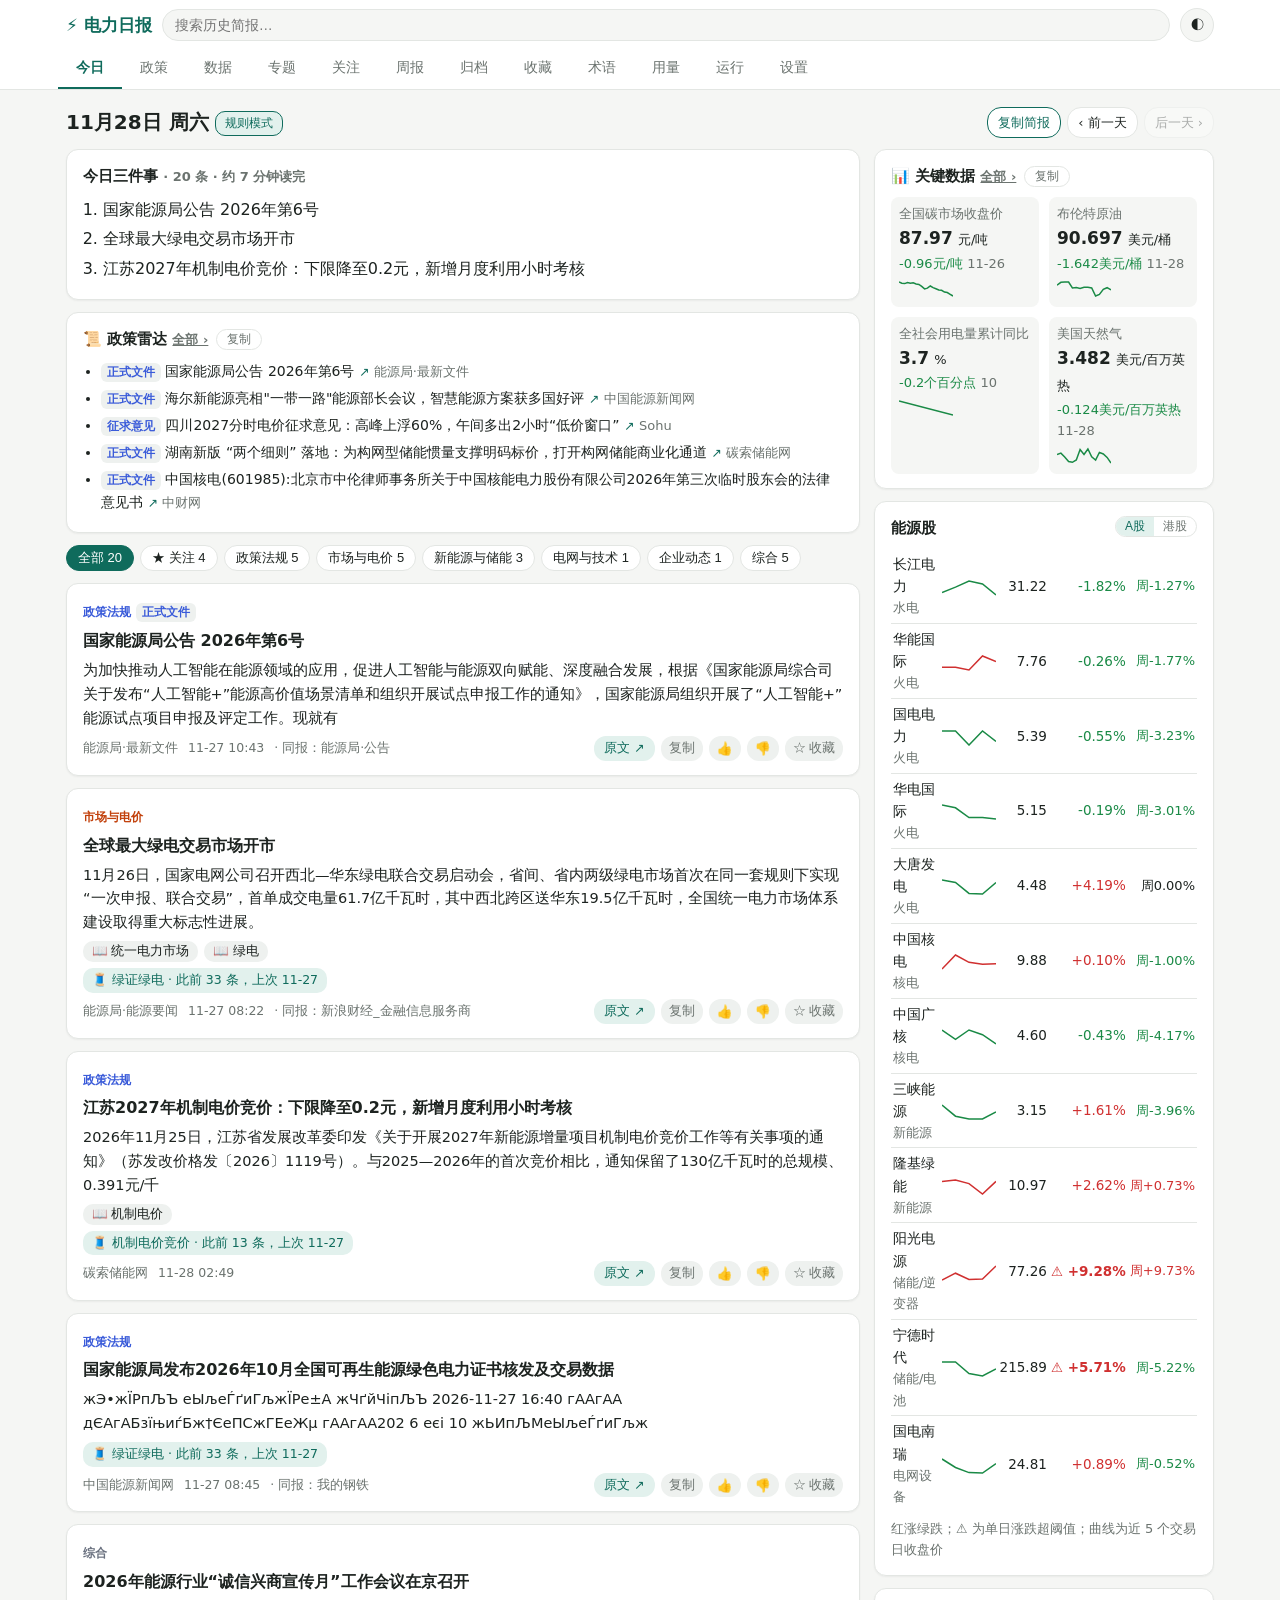
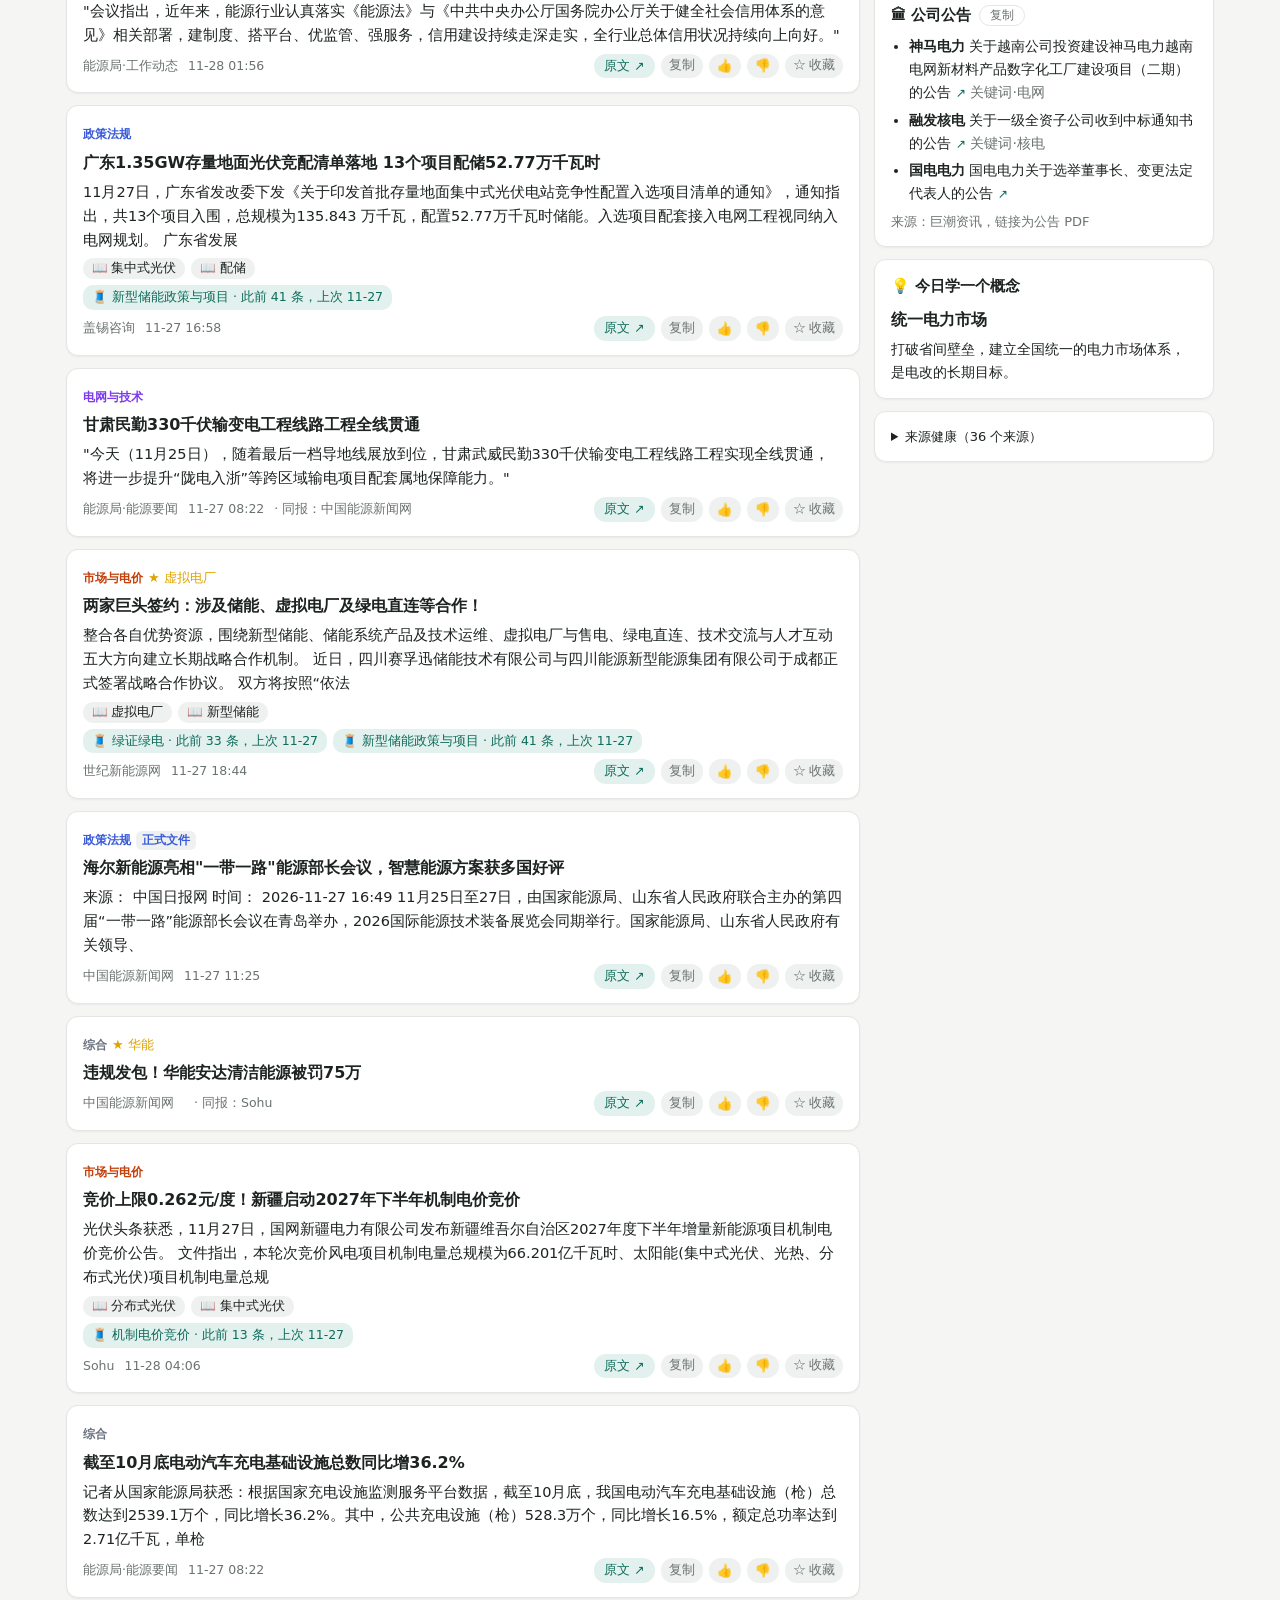
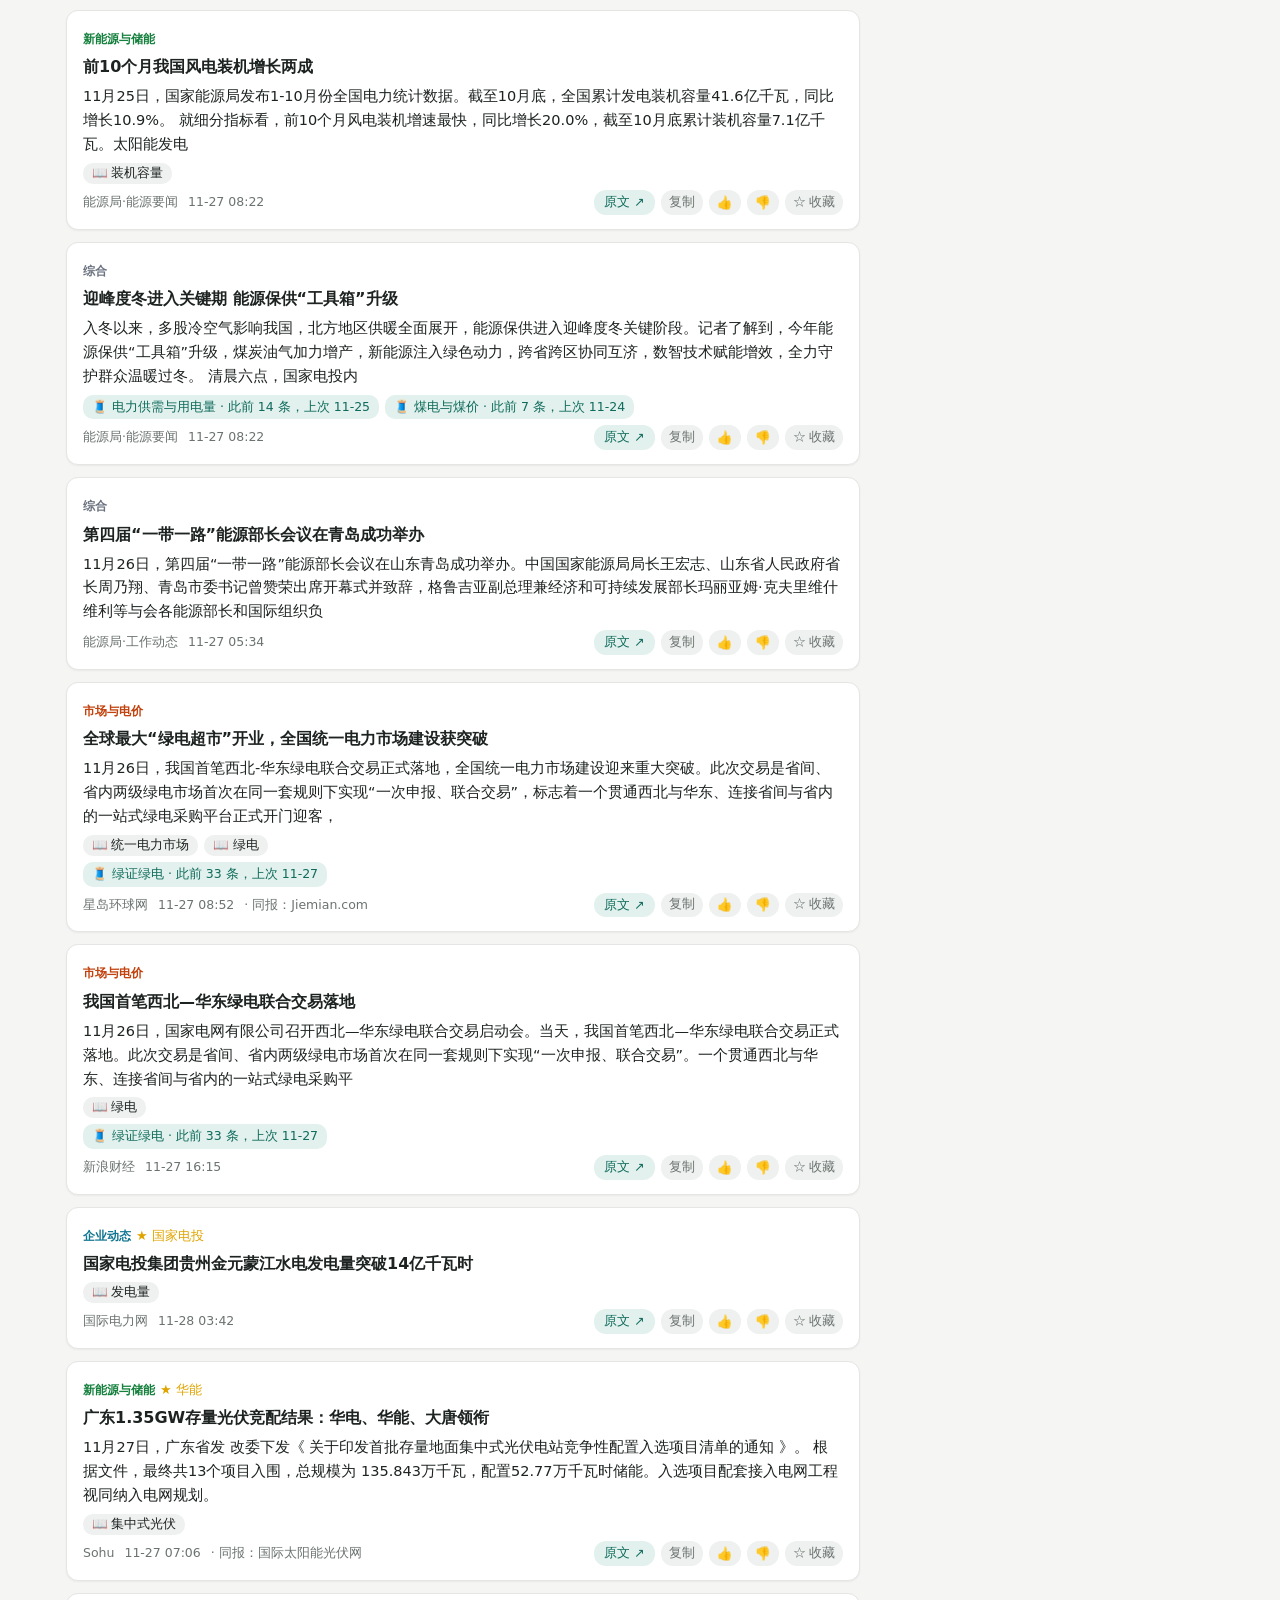
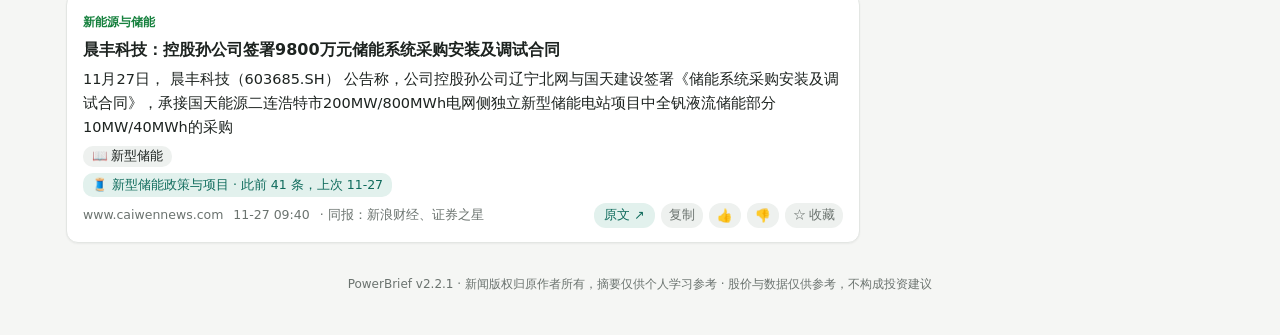
<file: docs/index.html>
<!doctype html>
<html lang="zh-CN">
<head>
<meta charset="utf-8">
<meta name="viewport" content="width=device-width, initial-scale=1, viewport-fit=cover">
<meta name="theme-color" content="#0f6b5c">
<title>电力日报</title>
<link rel="manifest" href="manifest.webmanifest">
<link rel="icon" href="icon.svg" type="image/svg+xml">
<link rel="apple-touch-icon" href="icon.svg">
<link rel="stylesheet" href="style.css?v=2.2.1">
</head>
<body>
<header class="top">
  <div class="top-inner">
    <a class="brand" href="#/">⚡ 电力日报</a>
    <form class="search" id="searchForm" role="search">
      <input id="searchInput" type="search" placeholder="搜索历史简报…" aria-label="搜索">
    </form>
    <button class="icon-btn" id="themeBtn" title="切换深浅色" aria-label="切换深浅色">◐</button>
  </div>
  <nav class="tabs" id="tabs">
    <a href="#/" data-tab="day">今日</a>
    <a href="#/policy" data-tab="policy">政策</a>
    <a href="#/data" data-tab="data">数据</a>
    <a href="#/topics" data-tab="topics">专题</a>
    <a href="#/watch" data-tab="watch">关注</a>
    <a href="#/report" data-tab="report">周报</a>
    <a href="#/archive" data-tab="archive">归档</a>
    <a href="#/stars" data-tab="stars">收藏</a>
    <a href="#/glossary" data-tab="glossary">术语</a>
    <a href="#/usage" data-tab="usage">用量</a>
    <a href="#/run" data-tab="run">运行</a>
    <a href="#/settings" data-tab="settings">设置</a>
  </nav>
</header>
<main id="app" class="wrap"><p class="muted center">加载中…</p></main>
<footer class="foot wrap" id="foot"></footer>
<script src="app.js?v=2.2.1"></script>
<script src="manage.js?v=2.2.1"></script>
<script src="extra.js?v=2.2.1"></script>
</body>
</html>
</file>
<file: docs/style.css>
:root {
  --bg: #f5f6f4; --card: #ffffff; --ink: #1d2320; --muted: #6b736f; --line: #e3e6e3;
  --accent: #0f6b5c; --accent-soft: #e2f1ed; --up: #d03030; --down: #1a8a46; --warn: #b26a00;
  --star: #e0a400; --chip: #eef1ef; --shadow: 0 1px 2px rgba(0,0,0,.05);
  --c-policy: #3a5bd9; --c-market: #c2410c; --c-renew: #15803d; --c-grid: #7c3aed;
  --c-corp: #0e7490; --c-intl: #64748b; --c-misc: #6b7280;
}
@media (prefers-color-scheme: dark) {
  :root:not([data-theme="light"]) {
    --bg: #121615; --card: #1b201e; --ink: #e6ebe8; --muted: #9aa49f; --line: #2b322f;
    --accent: #3fb59c; --accent-soft: #1d3330; --up: #f06060; --down: #3cc472; --warn: #e0a040;
    --chip: #252b29; --shadow: none;
  }
}
:root[data-theme="dark"] {
  --bg: #121615; --card: #1b201e; --ink: #e6ebe8; --muted: #9aa49f; --line: #2b322f;
  --accent: #3fb59c; --accent-soft: #1d3330; --up: #f06060; --down: #3cc472; --warn: #e0a040;
  --chip: #252b29; --shadow: none;
}
* { box-sizing: border-box; }
html { -webkit-text-size-adjust: 100%; }
body { margin: 0; background: var(--bg); color: var(--ink); font: 16px/1.65 -apple-system, "PingFang SC",
  "Microsoft YaHei", "Noto Sans SC", system-ui, sans-serif; }
a { color: inherit; }
.wrap { max-width: 1180px; margin: 0 auto; padding: 0 16px; }
.muted { color: var(--muted); } .center { text-align: center; } .small { font-size: 13px; }

/* 顶栏 */
.top { position: sticky; top: 0; z-index: 10; background: var(--card); border-bottom: 1px solid var(--line); }
.top-inner { max-width: 1180px; margin: 0 auto; padding: 8px 16px; display: flex; gap: 10px; align-items: center; }
.brand { font-weight: 700; text-decoration: none; color: var(--accent); white-space: nowrap; font-size: 17px; }
.search { flex: 1; min-width: 0; }
.search input { width: 100%; padding: 7px 12px; border: 1px solid var(--line); border-radius: 18px;
  background: var(--bg); color: var(--ink); font-size: 14px; }
.icon-btn { border: 1px solid var(--line); background: var(--bg); color: var(--ink); border-radius: 50%;
  width: 34px; height: 34px; cursor: pointer; flex: none; }
.tabs { max-width: 1180px; margin: 0 auto; display: flex; padding: 0 8px; }
.tabs a { flex: 1; text-align: center; padding: 6px 0 8px; text-decoration: none; color: var(--muted);
  font-size: 14px; border-bottom: 2px solid transparent; }
.tabs a.on { color: var(--accent); border-color: var(--accent); font-weight: 600; }
@media (min-width: 900px) { .tabs { justify-content: flex-start; } .tabs a { flex: none; padding: 6px 18px 8px; } }

/* 日期头 */
.dayhead { display: flex; align-items: center; justify-content: space-between; gap: 8px; margin: 16px 0 10px; }
.dayhead h1 { font-size: 20px; margin: 0; min-width: 0; }
.dayhead .nav { white-space: nowrap; flex: none; }
.dayhead .nav a { text-decoration: none; padding: 4px 10px; border: 1px solid var(--line); border-radius: 14px;
  font-size: 13px; background: var(--card); }
.dayhead .nav a.off { opacity: .35; pointer-events: none; }
.badge { display: inline-block; font-size: 12px; padding: 1px 8px; border-radius: 10px; background: var(--accent-soft);
  color: var(--accent); margin-left: 6px; vertical-align: middle; font-weight: 500; }

/* 版式：桌面两栏 */
.grid { display: grid; gap: 14px; }
@media (min-width: 960px) { .grid { grid-template-columns: minmax(0, 1fr) 340px; align-items: start; }
  .side { position: sticky; top: 100px; } }
.card { background: var(--card); border: 1px solid var(--line); border-radius: 12px; padding: 14px 16px;
  box-shadow: var(--shadow); margin-bottom: 12px; }
.card h2 { font-size: 15px; margin: 0 0 8px; }
.hl ol { margin: 0; padding-left: 20px; } .hl li { margin: 3px 0; }

/* 分类筛选 */
.chips { display: flex; gap: 6px; overflow-x: auto; padding-bottom: 4px; margin-bottom: 8px; scrollbar-width: none; }
.chip { flex: none; border: 1px solid var(--line); background: var(--card); color: var(--ink); border-radius: 14px;
  padding: 3px 11px; font-size: 13px; cursor: pointer; }
.chip.on { background: var(--accent); color: #fff; border-color: var(--accent); }

/* 新闻卡片 */
.item { position: relative; }
.item .cat { font-size: 12px; font-weight: 600; }
.item h3 { font-size: 16px; line-height: 1.5; margin: 4px 0 6px; }
.item h3 a { text-decoration: none; } .item h3 a:hover { text-decoration: underline; }
.item.read h3 a { color: var(--muted); }
.item p { margin: 4px 0; font-size: 14.5px; }
.item .why { color: var(--accent); }
.item .meta { display: flex; flex-wrap: wrap; gap: 4px 10px; align-items: center; font-size: 12.5px; color: var(--muted); margin-top: 6px; }
.item .acts { margin-left: auto; display: flex; gap: 6px; }
.item .acts button { border: none; background: var(--chip); color: var(--muted); border-radius: 12px; padding: 2px 10px;
  font-size: 12.5px; cursor: pointer; }
.item .acts button.on { color: var(--star); font-weight: 600; }
.terms { display: flex; flex-wrap: wrap; gap: 6px; margin-top: 6px; }
.term { font-size: 12.5px; background: var(--chip); border-radius: 10px; padding: 2px 9px; cursor: pointer; border: none; color: var(--ink); }
.term-ex { font-size: 13px; background: var(--accent-soft); border-radius: 8px; padding: 6px 10px; margin-top: 6px; }
.star { color: var(--star); }
.c-政策法规 { color: var(--c-policy); } .c-市场与电价 { color: var(--c-market); } .c-新能源与储能 { color: var(--c-renew); }
.c-电网与技术 { color: var(--c-grid); } .c-企业动态 { color: var(--c-corp); } .c-国际 { color: var(--c-intl); } .c-综合 { color: var(--c-misc); }

/* 股价 */
.stocks { width: 100%; border-collapse: collapse; font-size: 13.5px; font-variant-numeric: tabular-nums; }
.stocks td { padding: 4px 2px; border-bottom: 1px solid var(--line); }
.stocks tr:last-child td { border-bottom: none; }
.stocks .num { text-align: right; white-space: nowrap; }
.up { color: var(--up); } .down { color: var(--down); }
.alert { font-weight: 700; }
.spark { width: 54px; height: 18px; vertical-align: middle; }
.seg { display: inline-flex; border: 1px solid var(--line); border-radius: 12px; overflow: hidden; float: right; }
.seg button { border: none; background: transparent; color: var(--muted); font-size: 12px; padding: 1px 9px; cursor: pointer; }
.seg button.on { background: var(--accent-soft); color: var(--accent); }

/* 列表页 */
.list-row { display: block; text-decoration: none; padding: 10px 0; border-bottom: 1px solid var(--line); }
.list-row:last-child { border-bottom: none; }
.list-row b { display: block; font-size: 15px; }
.gl dt { font-weight: 600; margin-top: 10px; } .gl dd { margin: 2px 0 0; font-size: 14px; color: var(--muted); }
.btn { border: 1px solid var(--accent); color: var(--accent); background: transparent; border-radius: 16px;
  padding: 4px 14px; cursor: pointer; font-size: 13px; }
details summary { cursor: pointer; }
.health td { padding: 1px 6px; font-size: 12.5px; }
.foot { padding: 20px 16px 40px; font-size: 12px; color: var(--muted); text-align: center; }
mark { background: #ffe58a; color: #222; border-radius: 2px; }

/* —— v1.1 新增 —— */
.tabs { overflow-x: auto; scrollbar-width: none; }
.tabs a { min-width: 52px; }
.ptag { display: inline-block; font-size: 11.5px; padding: 0 6px; border-radius: 6px; background: var(--chip); color: var(--c-policy); font-weight: 600; }
.dl { font-size: 12px; color: var(--muted); white-space: nowrap; }
.dl.open { color: var(--warn); font-weight: 600; }
.plist { margin: 0; padding-left: 18px; font-size: 14px; }
.plist li { margin: 4px 0; }
.plist a { text-decoration: none; } .plist a:hover { text-decoration: underline; }
.thread { font-size: 12.5px; text-decoration: none; color: var(--accent); background: var(--accent-soft); border-radius: 10px; padding: 2px 9px; }
.note { background: var(--card); border: 1px solid var(--warn); color: var(--warn); border-radius: 10px; padding: 8px 12px; font-size: 13px; margin: 0 0 12px; }
.minis { display: grid; grid-template-columns: repeat(2, minmax(0, 1fr)); gap: 10px; }
.mini { background: var(--bg); border-radius: 8px; padding: 6px 8px; }
.mini b { font-size: 17px; }
.dgrid { display: grid; gap: 12px; }
@media (min-width: 760px) { .dgrid { grid-template-columns: repeat(2, minmax(0, 1fr)); } }
@media (min-width: 1100px) { .dgrid { grid-template-columns: repeat(3, minmax(0, 1fr)); } }
.dgrid .card { margin-bottom: 0; }
.big { font-size: 22px; }
.chart { width: 100%; height: auto; display: block; margin-top: 6px; }
.chart text { font-size: 10px; fill: var(--muted); }
.timeline { list-style: none; margin: 0; padding: 0 0 0 14px; border-left: 2px solid var(--accent-soft); }
.timeline li { margin: 0 0 12px; position: relative; }
.timeline li::before { content: ""; position: absolute; left: -20px; top: 6px; width: 10px; height: 10px; border-radius: 50%; background: var(--accent); }
.timeline a { text-decoration: none; font-weight: 600; }
.deep { font-size: 14px; line-height: 1.75; }
.btn[disabled] { opacity: .4; cursor: default; }
.item .acts button { padding: 2px 8px; }

/* —— 设置 / 运行 / 用量页面 —— */
.sgrid { display: grid; gap: 12px; }
@media (min-width: 900px) { .sgrid { grid-template-columns: repeat(2, minmax(0, 1fr)); align-items: start; } }
.sgrid .card { margin-bottom: 0; }
.fld { display: block; margin: 8px 0; font-size: 13.5px; }
.fld > span { display: block; color: var(--muted); margin-bottom: 3px; }
.fld input, .fld select, .fld textarea, .plist2 input:not([type=checkbox]), .stbl input {
  width: 100%; padding: 6px 9px; border: 1px solid var(--line); border-radius: 8px; background: var(--bg); color: var(--ink); font: inherit; font-size: 14px; }
.fld small { display: block; margin-top: 2px; }
.row2 { display: grid; grid-template-columns: 1fr 1fr; gap: 10px; }
.chk { display: inline-flex; align-items: center; gap: 6px; font-size: 14px; cursor: pointer; }
.plist2 { list-style: none; margin: 6px 0; padding: 0; }
.plist2 li { display: flex; align-items: center; gap: 8px; padding: 4px 0; border-bottom: 1px solid var(--line); flex-wrap: wrap; }
.plist2 li .chk { flex: 1 1 180px; }
.plist2 .provModel { flex: 1 1 140px; width: auto; }
.mv { display: inline-flex; gap: 4px; }
.btn.sm { padding: 1px 9px; font-size: 12px; }
.chrow { border-bottom: 1px solid var(--line); padding: 4px 0; }
.chkeys { padding: 0 0 4px 22px; }
.hide { display: none; }
.ok { color: var(--down); } .bad { color: var(--up); }
.stbl { width: 100%; border-collapse: collapse; font-size: 13px; }
.stbl th { text-align: left; color: var(--muted); font-weight: 500; padding: 4px; border-bottom: 1px solid var(--line); }
.stbl td { padding: 3px 4px; border-bottom: 1px solid var(--line); vertical-align: top; }
.stbl.usage .num, .stbl .num { text-align: right; white-space: nowrap; font-variant-numeric: tabular-nums; }
.stbl tr.bad td { color: var(--up); }
.toast { position: fixed; left: 50%; bottom: 24px; transform: translateX(-50%); background: var(--ink); color: var(--bg); padding: 8px 16px; border-radius: 18px; font-size: 14px; z-index: 50; }
.toast.bad { background: var(--up); color: #fff; }
.runbtns { display: grid; gap: 8px; grid-template-columns: repeat(auto-fill, minmax(180px, 1fr)); }
.runbtn { text-align: left; border: 1px solid var(--line); background: var(--bg); color: var(--ink); border-radius: 10px; padding: 10px 12px; cursor: pointer; }
.runbtn:hover:not([disabled]) { border-color: var(--accent); }
.runbtn[disabled] { opacity: .45; cursor: default; }
.runbtn b, .runbtn small { display: block; }
.logbox { background: var(--bg); border: 1px solid var(--line); border-radius: 8px; padding: 10px; font: 12px/1.5 Consolas, "Cascadia Mono", monospace; max-height: 420px; overflow: auto; white-space: pre-wrap; word-break: break-all; margin: 0; }
.tiles { display: grid; gap: 10px; grid-template-columns: repeat(2, minmax(0, 1fr)); }
@media (min-width: 760px) { .tiles { grid-template-columns: repeat(4, minmax(0, 1fr)); } }
.tile { background: var(--bg); border-radius: 10px; padding: 10px 12px; }
.tile b { font-size: 20px; }
.legend { display: flex; gap: 12px; align-items: center; flex-wrap: wrap; margin-bottom: 4px; }
.legend i { display: inline-block; width: 10px; height: 10px; border-radius: 2px; margin-right: -8px; }
/* —— v1.3 复制与可选中文字 —— */
.card, .card h3, .card p, .plist li, .list-row { user-select: text; -webkit-user-select: text; }
.item h3 { cursor: text; }
.cbtn { margin-left: 8px; border: 1px solid var(--line); background: var(--card); color: var(--muted); border-radius: 12px; padding: 1px 10px; font-size: 12px; font-weight: 400; cursor: pointer; vertical-align: middle; }
.cbtn:hover { color: var(--accent); border-color: var(--accent); }
.ext { text-decoration: none; color: var(--accent); font-size: 12.5px; white-space: nowrap; }
.ext:hover { text-decoration: underline; }
.item .acts .abtn { text-decoration: none; background: var(--accent-soft); color: var(--accent); border-radius: 12px; padding: 2px 10px; font-size: 12.5px; white-space: nowrap; }
.copymenu { display: inline-block; position: relative; }
.copymenu summary { list-style: none; cursor: pointer; padding: 4px 10px; border: 1px solid var(--accent); color: var(--accent); border-radius: 14px; font-size: 13px; background: var(--card); }
.copymenu summary::-webkit-details-marker { display: none; }
.copymenu[open] summary { background: var(--accent); color: #fff; }
.copymenu > div { position: absolute; right: 0; top: calc(100% + 4px); z-index: 20; background: var(--card); border: 1px solid var(--line); border-radius: 10px; box-shadow: 0 6px 20px rgba(0,0,0,.12); padding: 4px; min-width: 190px; }
.copymenu > div button { display: block; width: 100%; text-align: left; border: none; background: transparent; color: var(--ink); padding: 7px 10px; border-radius: 6px; cursor: pointer; font-size: 13.5px; }
.copymenu > div button:hover { background: var(--accent-soft); }
.dayhead .nav { display: inline-flex; align-items: center; gap: 6px; flex-wrap: nowrap; }
@media (max-width: 520px) { .dayhead { flex-wrap: wrap; } .dayhead .nav { width: 100%; justify-content: flex-end; } }
.toast { position: fixed; left: 50%; bottom: 24px; transform: translateX(-50%); background: var(--ink); color: var(--bg); padding: 8px 16px; border-radius: 18px; font-size: 14px; z-index: 50; }
.toast.bad { background: var(--up); color: #fff; }
/* —— v2.0 云端设置 —— */
.badges { display: flex; flex-wrap: wrap; gap: 6px; margin: 6px 0; }
.badge { font-size: 12px; border-radius: 10px; padding: 2px 9px; border: 1px solid currentColor; white-space: nowrap; }
.chgrid { display: grid; grid-template-columns: repeat(2, minmax(0, 1fr)); gap: 4px 10px; margin: 4px 0; }
.sbtns { display: flex; gap: 8px; align-items: center; margin-top: 8px; }
.btn.ghost { background: transparent; color: var(--muted); }
.ghconnect { border-color: var(--accent); }
.tblwrap { overflow-x: auto; }
.note .btn { margin: 0 4px; }
a.btn { text-decoration: none; display: inline-block; }

/* v2.1 更新进度：排队 → 生成 → 发布 */
.steps { display: inline-flex; flex-wrap: wrap; gap: 2px 4px; align-items: center; }
.steps > span:not(.muted) { white-space: nowrap; color: var(--muted); }
.steps .on { color: var(--accent); font-weight: 600; }
.steps .done { color: var(--down); }
.note.genbar { border-color: var(--accent); color: var(--ink); }

/* v2.2 周报、关注、检索趋势 */
.rpt-row { display: flex; flex-wrap: wrap; gap: 8px 12px; align-items: center; margin-top: 8px; }
.rpt-row label { font-size: 13px; display: inline-flex; gap: 4px; align-items: center; }
.rpt-row input, .rpt-row select { font: inherit; font-size: 13px; padding: 4px 6px; border: 1px solid var(--line); border-radius: 8px; background: var(--card); color: var(--ink); max-width: 100%; }
.report h1 { font-size: 18px; margin: 0 0 8px; }
.report h2 { font-size: 16px; margin: 14px 0 6px; }
.report h3 { font-size: 14px; margin: 10px 0 4px; color: var(--accent); }
.report ul { margin: 0; padding-left: 20px; }
.report li { margin: 0 0 6px; font-size: 14px; }
.report .rnote { color: var(--muted); font-size: 12px; }
.trendwrap { overflow-x: auto; }
.chips.wrapchips { flex-wrap: wrap; overflow: visible; margin-top: 8px; align-items: center; }
.trend { display: block; max-width: 100%; height: auto; }
.trend .bar { fill: var(--accent); }
.trend .gl { stroke: var(--line); stroke-width: 1; }
.trend .tx { fill: var(--muted); font-size: 12px; }
</file>
